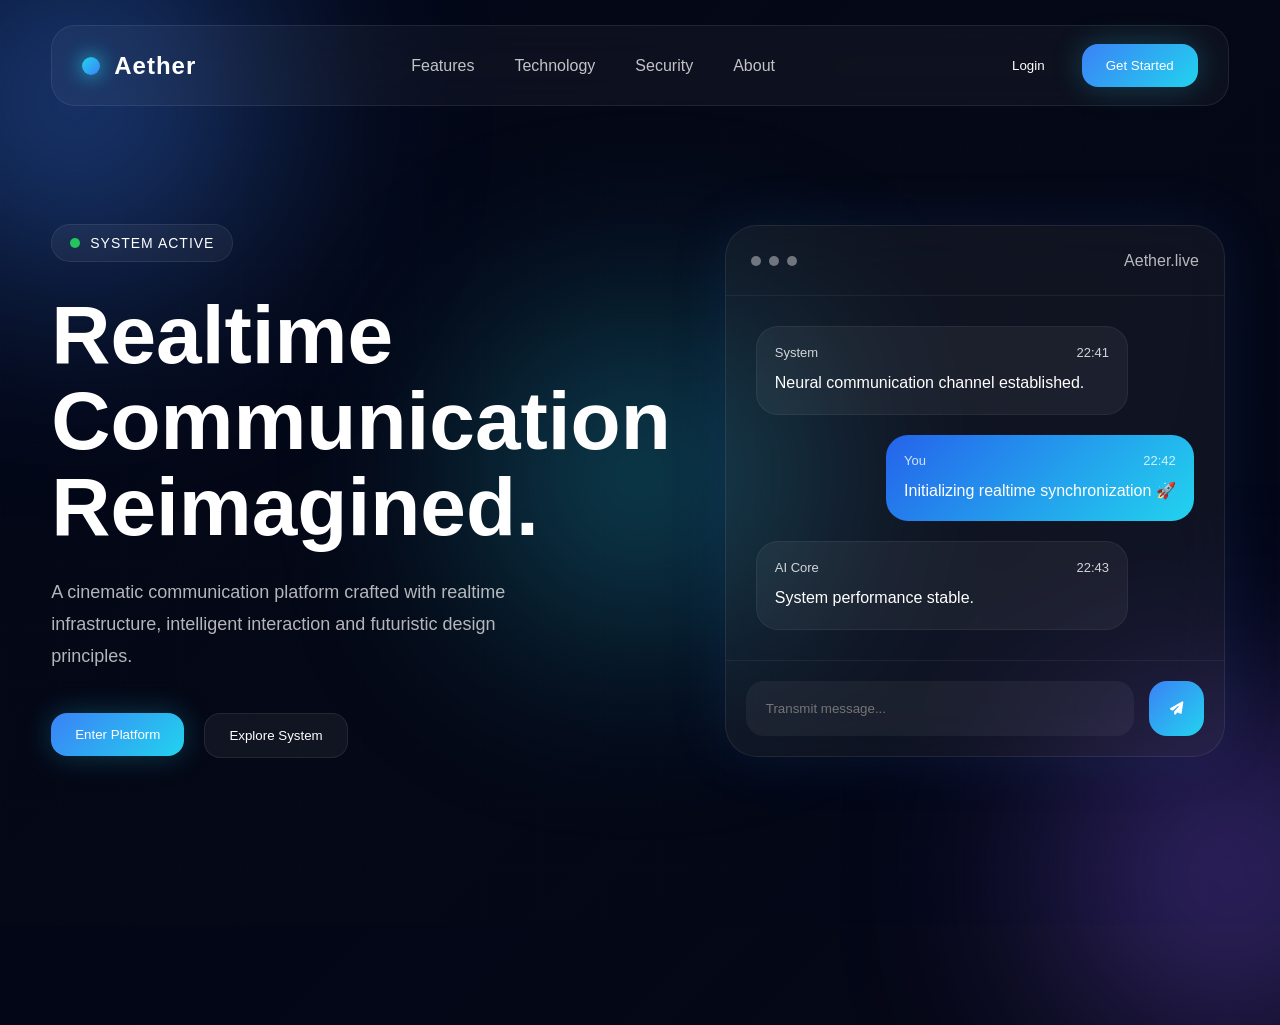
<file: app/templates/index.html>
<!DOCTYPE html>
<html lang="en">

<head>

    <meta charset="UTF-8">
    <meta name="viewport" content="width=device-width, initial-scale=1.0">

    <title>Aether • Realtime Communication</title>

    <!-- CSS -->
    <link rel="stylesheet" href="static/css/index.css">

    <!-- ICONS -->
    <link rel="stylesheet" href="https://cdnjs.cloudflare.com/ajax/libs/font-awesome/6.5.1/css/all.min.css">

</head>

<body>

    <!-- BACKGROUND -->

    <div class="background-grid"></div>

    <div class="gradient-orb orb-1"></div>
    <div class="gradient-orb orb-2"></div>
    <div class="gradient-orb orb-3"></div>

    <!-- NAVBAR -->

    <nav class="navbar">

        <!-- LOGO -->

        <div class="logo-section">

            <div class="logo-circle"></div>

            <h2>Aether</h2>

        </div>

        <!-- NAV LINKS -->

        <div class="nav-links">

            <a href="#">Features</a>
            <a href="#">Technology</a>
            <a href="#">Security</a>
            <a href="#">About</a>

        </div>

        <!-- BUTTONS -->

        <div class="nav-buttons">

            <a href="/login">
                <button class="login-btn">
                    Login
                </button>
            </a>

            <a href="/signup">
                <button class="primary-btn">
                    Get Started
                </button>
            </a>

        </div>

    </nav>

    <!-- HERO -->

    <section class="hero-section">

        <!-- LEFT -->

        <div class="hero-left">

            <div class="system-badge">

                <span class="pulse"></span>

                SYSTEM ACTIVE

            </div>

            <h1>
                Realtime<br>
                Communication<br>
                Reimagined.
            </h1>

            <p>
                A cinematic communication platform crafted with
                realtime infrastructure, intelligent interaction
                and futuristic design principles.
            </p>

            <div class="hero-buttons">

                <a href="/signup">

                    <button class="hero-primary">

                        Enter Platform

                    </button>

                </a>

                <a href="#">

                    <button class="hero-secondary">

                        Explore System

                    </button>

                </a>

            </div>

        </div>

        <!-- RIGHT -->

        <div class="hero-right">

            <!-- FLOATING PANEL -->

            <div class="floating-chat">

                <!-- TOP -->

                <div class="chat-top">

                    <div class="dots">

                        <span></span>
                        <span></span>
                        <span></span>

                    </div>

                    <div class="chat-title">
                        Aether.live
                    </div>

                </div>

                <!-- CHAT BODY -->

                <div class="chat-body">

                    <!-- RECEIVED -->

                    <div class="message received">

                        <div class="message-header">

                            <span>System</span>

                            <span>22:41</span>

                        </div>

                        <p>
                            Neural communication channel established.
                        </p>

                    </div>

                    <!-- SENT -->

                    <div class="message sent">

                        <div class="message-header">

                            <span>You</span>

                            <span>22:42</span>

                        </div>

                        <p>
                            Initializing realtime synchronization 🚀
                        </p>

                    </div>

                    <!-- RECEIVED -->

                    <div class="message received">

                        <div class="message-header">

                            <span>AI Core</span>

                            <span>22:43</span>

                        </div>

                        <p>
                            System performance stable.
                        </p>

                    </div>

                </div>

                <!-- INPUT -->

                <div class="chat-input">

                    <input type="text" placeholder="Transmit message...">

                    <button>

                        <i class="fa-solid fa-paper-plane"></i>

                    </button>

                </div>

            </div>

        </div>

    </section>

</body>

</html>
</file>
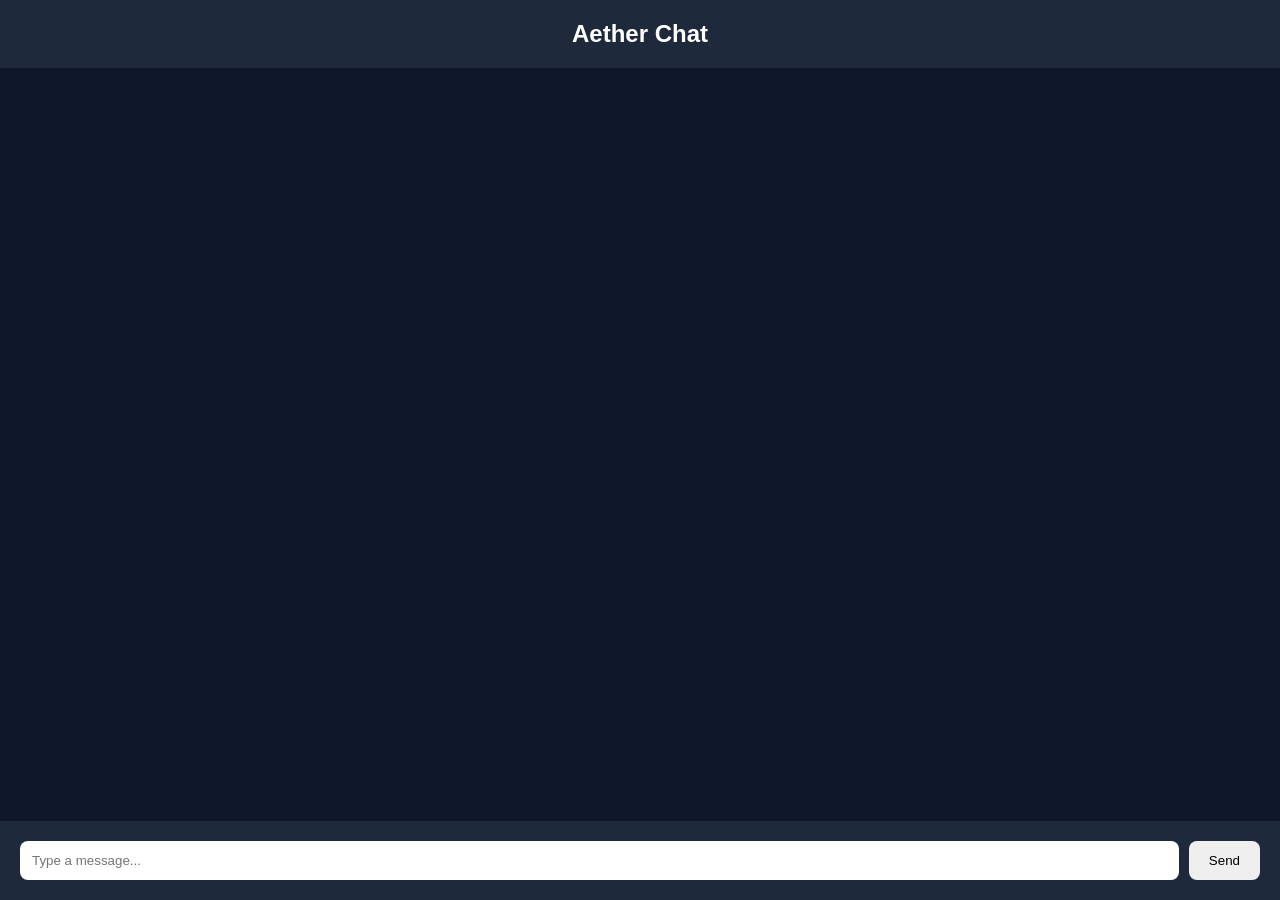
<file: app/templates/chat.html>
<!DOCTYPE html>
<html lang="en">

<head>
    <meta charset="UTF-8">
    <meta name="viewport" content="width=device-width, initial-scale=1.0">
    <title>Aether Chat</title>

    <link rel="stylesheet" href="static/css/chat.css">
</head>

<body>

    <div class="chat-container">

        <div class="chat-header">
            <h2>Aether Chat</h2>
        </div>

        <div id="messages" class="messages"></div>

        <div class="chat-input">

            <input type="text" id="messageInput" placeholder="Type a message...">

            <button onclick="sendMessage()">
                Send
            </button>

        </div>

    </div>

    <script src="static/js/chat.js"></script>

</body>

</html>
</file>
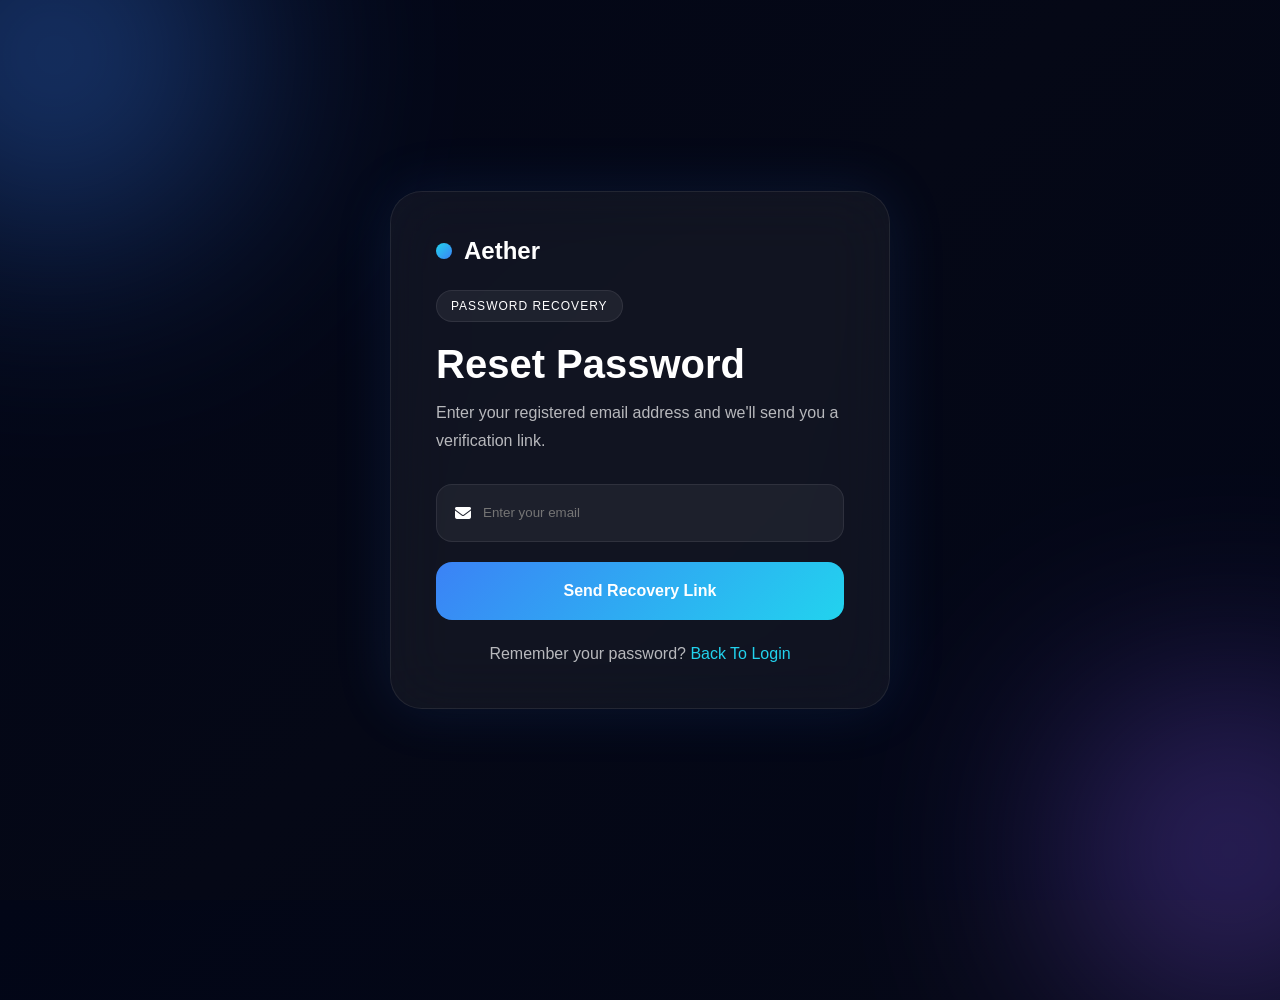
<file: app/templates/forgetpassword.html>
<!DOCTYPE html>
<html lang="en">

<head>

    <meta charset="UTF-8">
    <meta name="viewport" content="width=device-width, initial-scale=1.0">

    <title>Aether • Password Recovery</title>

    <link rel="stylesheet" href="static/css/forget_pass.css">

    <link rel="stylesheet" href="https://cdnjs.cloudflare.com/ajax/libs/font-awesome/6.5.1/css/all.min.css">

</head>

<body>

    <div class="orb orb1"></div>
    <div class="orb orb2"></div>

    <div class="forgot-container">

        <div class="forgot-card">

            <div class="logo">

                <div class="logo-dot"></div>

                <h2>Aether</h2>

            </div>

            <span class="badge">

                PASSWORD RECOVERY

            </span>

            <h1>

                Reset Password

            </h1>

            <p>

                Enter your registered email address and
                we'll send you a verification link.

            </p>

            <form id="forgotForm">

                <div class="input-group">

                    <i class="fa-solid fa-envelope"></i>

                    <input type="email" id="email" placeholder="Enter your email" required>

                </div>

                <button type="submit" class="reset-btn">

                    Send Recovery Link

                </button>

            </form>

            <div class="footer-text">

                Remember your password?

                <a href="login.html">

                    Back To Login

                </a>

            </div>

        </div>

    </div>

    <script src="C:\Chatting_app\app\templates\static\js\forget_pass.js"></script>

</body>

</html>
</file>
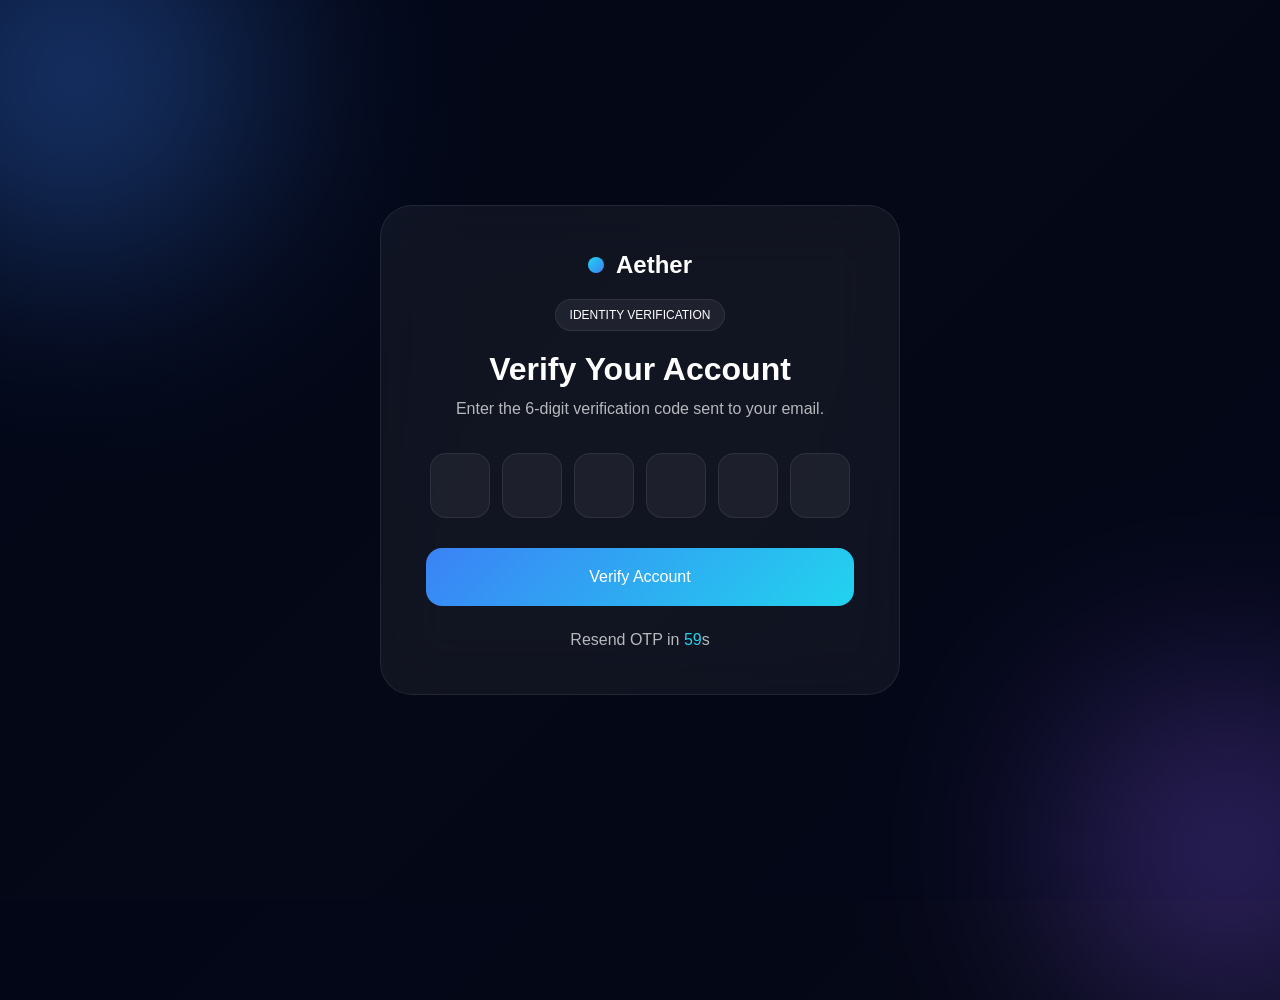
<file: app/templates/otp.html>
<!DOCTYPE html>
<html lang="en">

<head>

    <meta charset="UTF-8">
    <meta name="viewport" content="width=device-width, initial-scale=1.0">

    <title>Aether • Verify OTP</title>

    <link rel="stylesheet" href="static/css/otp.css">

</head>

<body>

    <div class="orb orb1"></div>
    <div class="orb orb2"></div>

    <div class="otp-container">

        <div class="otp-card">

            <div class="logo">

                <div class="logo-dot"></div>

                <h2>Aether</h2>

            </div>

            <span class="badge">
                IDENTITY VERIFICATION
            </span>

            <h1>
                Verify Your Account
            </h1>

            <p>
                Enter the 6-digit verification code sent to your email.
            </p>

            <form id="otpForm">

                <div class="otp-boxes">

                    <input type="text" maxlength="1">
                    <input type="text" maxlength="1">
                    <input type="text" maxlength="1">
                    <input type="text" maxlength="1">
                    <input type="text" maxlength="1">
                    <input type="text" maxlength="1">

                </div>

                <button type="submit" class="verify-btn">

                    Verify Account

                </button>

            </form>

            <div class="resend">

                Resend OTP in

                <span id="timer">60</span>s

            </div>

        </div>

    </div>

    <script src="static/js/otp.js"></script>

</body>

</html>
</file>
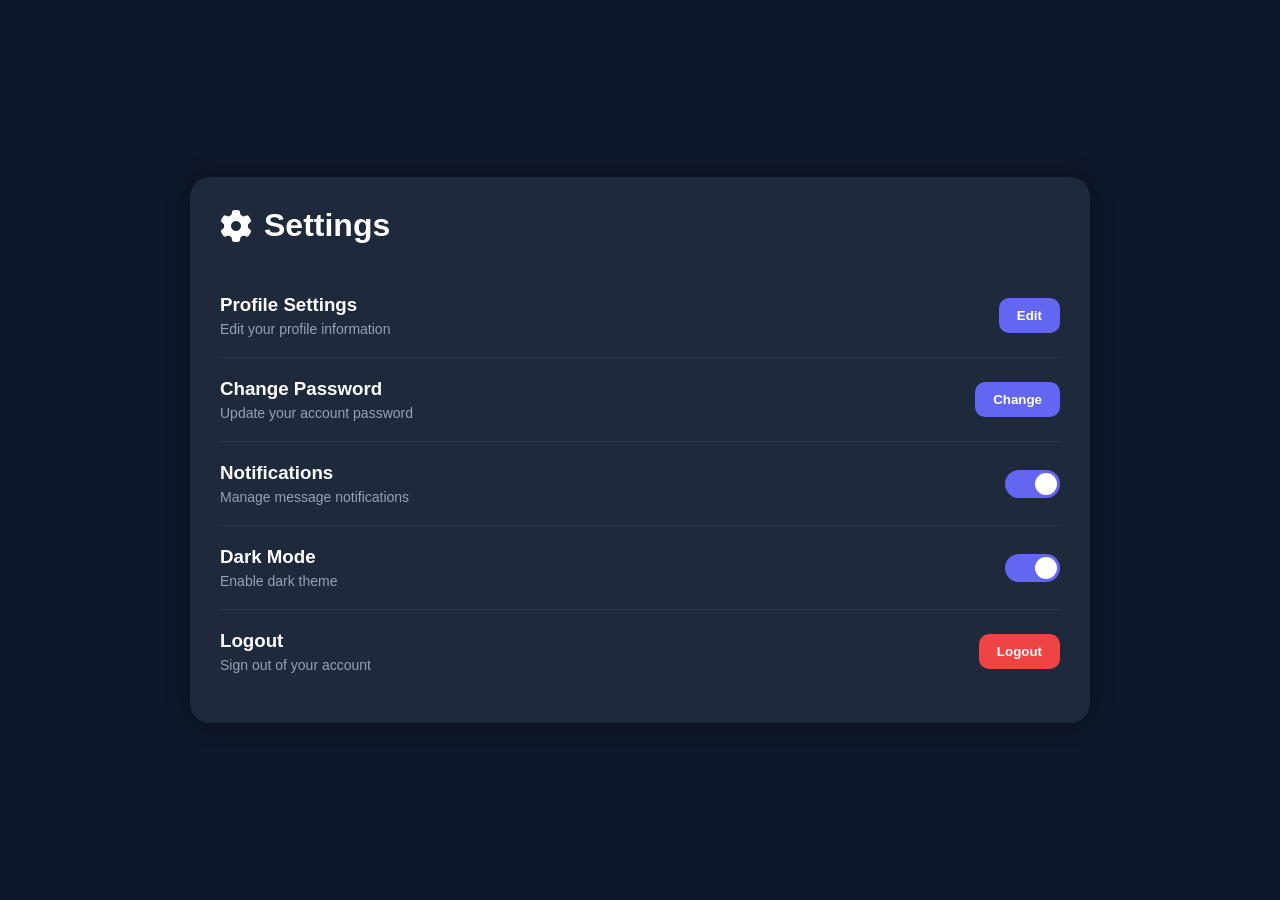
<file: app/templates/settings.html>
<!DOCTYPE html>
<html lang="en">

<head>

    <meta charset="UTF-8">
    <meta name="viewport" content="width=device-width, initial-scale=1.0">

    <title>Settings</title>

    <link rel="stylesheet" href="static/css/settings.css">

    <link rel="stylesheet" href="https://cdnjs.cloudflare.com/ajax/libs/font-awesome/6.5.1/css/all.min.css">

</head>

<body>

    <div class="settings-container">

        <div class="settings-card">

            <h1>
                <i class="fa-solid fa-gear"></i>
                Settings
            </h1>

            <div class="setting-item">

                <div>
                    <h3>Profile Settings</h3>
                    <p>Edit your profile information</p>
                </div>

                <button>Edit</button>

            </div>

            <div class="setting-item">

                <div>
                    <h3>Change Password</h3>
                    <p>Update your account password</p>
                </div>

                <button>Change</button>

            </div>

            <div class="setting-item">

                <div>
                    <h3>Notifications</h3>
                    <p>Manage message notifications</p>
                </div>

                <label class="switch">

                    <input type="checkbox" checked>

                    <span class="slider"></span>

                </label>

            </div>

            <div class="setting-item">

                <div>
                    <h3>Dark Mode</h3>
                    <p>Enable dark theme</p>
                </div>

                <label class="switch">

                    <input type="checkbox" checked>

                    <span class="slider"></span>

                </label>

            </div>

            <div class="setting-item logout">

                <div>
                    <h3>Logout</h3>
                    <p>Sign out of your account</p>
                </div>

                <button class="logout-btn">
                    Logout
                </button>

            </div>

        </div>

    </div>

    <script src="static/js/settings.js"></script>

</body>

</html>
</file>
<file: app/templates/static/css/index.css>
/* RESET */

*{
    margin: 0;
    padding: 0;
    box-sizing: border-box;

    font-family:
    -apple-system,
    BlinkMacSystemFont,
    "Segoe UI",
    Roboto,
    sans-serif;
}

/* BODY */

body{
    min-height: 100vh;
    min-height: 100vh;
    overflow-x: hidden;
    overflow-y: auto;

    overflow: hidden;

    background:
    linear-gradient(
        135deg,
        #020617,
        #050816,
        #020617
    );

    color: white;

    position: relative;
}

/* BACKGROUND GRID */

.background-grid{
    position: fixed;

    width: 100%;
    height: 100%;

    background-image:
    linear-gradient(
        rgba(255,255,255,0.03) 1px,
        transparent 1px
    ),
    linear-gradient(
        90deg,
        rgba(255,255,255,0.03) 1px,
        transparent 1px
    );

    background-size: 60px 60px;

    z-index: -5;

    opacity: 0.3;
}

/* ORBS */

.gradient-orb{
    position: absolute;

    border-radius: 50%;

    filter: blur(120px);

    opacity: 0.5;

    z-index: -4;
}

.orb-1{
    width: 350px;
    height: 350px;

    background: #3b82f6;

    top: -100px;
    left: -100px;
}

.orb-2{
    width: 300px;
    height: 300px;

    background: #8b5cf6;

    bottom: -100px;
    right: -100px;
}

.orb-3{
    width: 250px;
    height: 250px;

    background: #22d3ee;

    top: 50%;
    left: 50%;

    transform: translate(-50%, -50%);
}

/* NAVBAR */

.navbar{
    width: 92%;

    margin: 25px auto;

    padding: 18px 30px;

    display: flex;
    justify-content: space-between;
    align-items: center;

    background: rgba(255,255,255,0.04);

    border:
    1px solid rgba(255,255,255,0.08);

    backdrop-filter: blur(20px);

    border-radius: 24px;
}

/* LOGO */

.logo-section{
    display: flex;
    align-items: center;

    gap: 14px;
}

.logo-circle{
    width: 18px;
    height: 18px;

    border-radius: 50%;

    background:
    linear-gradient(
        135deg,
        #22d3ee,
        #3b82f6
    );

    box-shadow:
    0 0 20px #22d3ee;
}

.logo-section h2{
    font-size: 24px;
    font-weight: 600;

    letter-spacing: 1px;
}

/* NAV LINKS */

.nav-links{
    display: flex;

    gap: 40px;
}

.nav-links a{
    color: rgba(255,255,255,0.75);

    text-decoration: none;

    transition: 0.3s;
}

.nav-links a:hover{
    color: white;
}

/* BUTTONS */

.nav-buttons{
    display: flex;
    align-items: center;

    gap: 15px;
}

.login-btn,
.primary-btn,
.hero-primary,
.hero-secondary{
    border: none;

    cursor: pointer;

    transition: 0.3s;
}

/* LOGIN */

.login-btn{
    background: transparent;

    color: white;

    padding: 12px 22px;

    border-radius: 14px;
}

/* PRIMARY */

.primary-btn,
.hero-primary{
    padding: 14px 24px;

    border-radius: 16px;

    color: white;

    background:
    linear-gradient(
        135deg,
        #3b82f6,
        #22d3ee
    );

    box-shadow:
    0 0 30px rgba(34,211,238,0.25);
}

/* SECONDARY */

.hero-secondary{
    padding: 14px 24px;

    border-radius: 16px;

    background:
    rgba(255,255,255,0.05);

    color: white;

    border:
    1px solid rgba(255,255,255,0.08);
}

.hero-primary:hover,
.hero-secondary:hover,
.primary-btn:hover{
    transform: translateY(-3px);
}

/* HERO */

.hero-section{
    width: 92%;

    margin: auto;

    min-height: 80vh;

    display: flex;
    justify-content: space-between;
    align-items: center;

    gap: 50px;
}

/* LEFT */

.hero-left{
    flex: 1;
}

/* BADGE */

.system-badge{
    width: fit-content;

    padding: 10px 18px;

    border-radius: 50px;

    background:
    rgba(255,255,255,0.05);

    border:
    1px solid rgba(255,255,255,0.08);

    display: flex;
    align-items: center;

    gap: 10px;

    margin-bottom: 30px;

    font-size: 14px;

    letter-spacing: 1px;
}

/* PULSE */

.pulse{
    width: 10px;
    height: 10px;

    border-radius: 50%;

    background: #22c55e;

    animation: pulse 1.5s infinite;
}

@keyframes pulse{

    0%{
        box-shadow: 0 0 0 0 rgba(34,197,94,0.7);
    }

    70%{
        box-shadow: 0 0 0 12px rgba(34,197,94,0);
    }

    100%{
        box-shadow: 0 0 0 0 rgba(34,197,94,0);
    }
}

/* HEADING */

.hero-left h1{
    font-size: 82px;

    line-height: 1.05;

    margin-bottom: 25px;

    font-weight: 700;
}

/* TEXT */

.hero-left p{
    width: 85%;

    color: rgba(255,255,255,0.7);

    font-size: 18px;

    line-height: 1.8;

    margin-bottom: 40px;
}

/* HERO BUTTONS */

.hero-buttons{
    display: flex;

    gap: 20px;
}

/* RIGHT */

.hero-right{
    flex: 1;

    display: flex;
    justify-content: center;
}

/* CHAT PANEL */

.floating-chat{
    width: 500px;

    background:
    rgba(255,255,255,0.05);

    border:
    1px solid rgba(255,255,255,0.08);

    backdrop-filter: blur(30px);

    border-radius: 32px;

    overflow: hidden;

    box-shadow:
    0 0 60px rgba(59,130,246,0.12);
}

/* TOP */

.chat-top{
    height: 70px;

    padding: 0 25px;

    display: flex;
    justify-content: space-between;
    align-items: center;

    border-bottom:
    1px solid rgba(255,255,255,0.06);
}

/* DOTS */

.dots{
    display: flex;

    gap: 8px;
}

.dots span{
    width: 10px;
    height: 10px;

    border-radius: 50%;

    background: rgba(255,255,255,0.4);
}

/* TITLE */

.chat-title{
    color: rgba(255,255,255,0.7);
}

/* BODY */

.chat-body{
    padding: 30px;

    display: flex;
    flex-direction: column;

    gap: 20px;
}

/* MESSAGE */

.message{
    padding: 18px;

    border-radius: 22px;

    max-width: 85%;
}

.received{
    background:
    rgba(255,255,255,0.05);

    border:
    1px solid rgba(255,255,255,0.06);
}

.sent{
    align-self: flex-end;

    background:
    linear-gradient(
        135deg,
        #2563eb,
        #22d3ee
    );
}

/* HEADER */

.message-header{
    display: flex;
    justify-content: space-between;

    margin-bottom: 10px;

    font-size: 13px;

    opacity: 0.8;
}

/* MESSAGE TEXT */

.message p{
    line-height: 1.6;
}

/* INPUT */

.chat-input{
    padding: 20px;

    display: flex;

    gap: 15px;

    border-top:
    1px solid rgba(255,255,255,0.06);
}

.chat-input input{
    flex: 1;

    height: 55px;

    border: none;
    outline: none;

    padding: 0 20px;

    border-radius: 18px;

    background:
    rgba(255,255,255,0.05);

    color: white;
}

.chat-input button{
    width: 55px;
    height: 55px;

    border: none;

    border-radius: 18px;

    cursor: pointer;

    color: white;

    background:
    linear-gradient(
        135deg,
        #3b82f6,
        #22d3ee
    );
}

/* RESPONSIVE */

@media(max-width: 1200px){

    .hero-left h1{
        font-size: 64px;
    }

    .floating-chat{
        width: 420px;
    }
}

@media(max-width: 950px){

    body{
        overflow-y: auto;
    }

    .hero-section{
        flex-direction: column;

        padding: 60px 0;
    }

    .hero-left{
        text-align: center;
    }

    .hero-left p{
        width: 100%;
    }

    .hero-buttons{
        justify-content: center;
    }

    .floating-chat{
        width: 100%;
    }

    .nav-links{
        display: none;
    }
}

@media(max-width: 600px){

    .hero-left h1{
        font-size: 48px;
    }

    .navbar{
        padding: 16px;
    }

    .floating-chat{
        border-radius: 24px;
    }
}
</file>
<file: app/templates/static/css/chat.css>
* {
    margin: 0;
    padding: 0;
    box-sizing: border-box;
}

body {
    height: 100vh;
    font-family: Arial, sans-serif;
    background: #0f172a;
}

.chat-container {
    display: flex;
    flex-direction: column;
    height: 100vh;
}

.chat-header {
    padding: 20px;
    background: #1e293b;
    color: white;
    text-align: center;
}

.messages {
    flex: 1;
    overflow-y: auto;
    padding: 20px;
}

.message {
    background: #2563eb;
    color: white;
    padding: 10px 15px;
    margin-bottom: 10px;
    border-radius: 10px;
    width: fit-content;
    max-width: 70%;
}

.chat-input {
    display: flex;
    gap: 10px;
    padding: 20px;
    background: #1e293b;
}

.chat-input input {
    flex: 1;
    padding: 12px;
    border: none;
    border-radius: 8px;
}

.chat-input button {
    padding: 12px 20px;
    border: none;
    border-radius: 8px;
    cursor: pointer;
}
</file>
<file: app/templates/static/css/forget_pass.css>
* {
    margin: 0;
    padding: 0;
    box-sizing: border-box;

    font-family:
        -apple-system,
        BlinkMacSystemFont,
        "Segoe UI",
        sans-serif;
}

body {

    min-height: 100vh;

    display: flex;
    justify-content: center;
    align-items: center;

    overflow-x: hidden;
    overflow-y: auto;

    padding: 20px;

    background:
        linear-gradient(135deg,
            #020617,
            #050816,
            #020617);

    color: white;

    position: relative;
}

/* ORBS */

.orb {
    position: absolute;

    border-radius: 50%;

    filter: blur(120px);

    opacity: .45;

    z-index: -1;
}

.orb1 {
    width: 350px;
    height: 350px;

    background: #3b82f6;

    top: -120px;
    left: -120px;
}

.orb2 {
    width: 300px;
    height: 300px;

    background: #8b5cf6;

    bottom: -100px;
    right: -100px;
}

/* CARD */

.forgot-card {

    width: 500px;

    padding: 45px;

    background:
        rgba(255, 255, 255, 0.05);

    backdrop-filter: blur(30px);

    border:
        1px solid rgba(255, 255, 255, 0.08);

    border-radius: 32px;

    box-shadow:
        0 0 60px rgba(59, 130, 246, 0.12);
}

/* LOGO */

.logo {

    display: flex;
    align-items: center;

    gap: 12px;

    margin-bottom: 25px;
}

.logo-dot {

    width: 16px;
    height: 16px;

    border-radius: 50%;

    background:
        linear-gradient(135deg,
            #22d3ee,
            #3b82f6);
}

.badge {

    display: inline-block;

    padding: 8px 14px;

    border-radius: 50px;

    background:
        rgba(255, 255, 255, 0.06);

    border:
        1px solid rgba(255, 255, 255, 0.08);

    font-size: 12px;

    letter-spacing: 1px;

    margin-bottom: 20px;
}

.forgot-card h1 {

    font-size: 40px;

    margin-bottom: 12px;
}

.forgot-card p {

    color:
        rgba(255, 255, 255, 0.7);

    line-height: 1.7;

    margin-bottom: 30px;
}

/* INPUT */

.input-group {

    height: 58px;

    display: flex;
    align-items: center;

    gap: 12px;

    padding: 0 18px;

    border-radius: 16px;

    background:
        rgba(255, 255, 255, 0.05);

    border:
        1px solid rgba(255, 255, 255, 0.08);

    margin-bottom: 20px;
}

.input-group input {

    flex: 1;

    border: none;
    outline: none;

    background: none;

    color: white;
}

/* BUTTON */

.reset-btn {

    width: 100%;
    height: 58px;

    border: none;

    cursor: pointer;

    border-radius: 16px;

    color: white;

    font-size: 16px;
    font-weight: 600;

    background:
        linear-gradient(135deg,
            #3b82f6,
            #22d3ee);
}

/* FOOTER */

.footer-text {

    text-align: center;

    margin-top: 25px;

    color:
        rgba(255, 255, 255, 0.7);
}

.footer-text a {

    color: #22d3ee;

    text-decoration: none;
}
</file>
<file: app/templates/static/css/otp.css>
* {
    margin: 0;
    padding: 0;
    box-sizing: border-box;
    font-family:
        -apple-system,
        BlinkMacSystemFont,
        "Segoe UI",
        sans-serif;
}

body {

    min-height: 100vh;

    display: flex;
    justify-content: center;
    align-items: center;

    overflow-x: hidden;

    padding: 20px;

    background:
        linear-gradient(135deg,
            #020617,
            #050816,
            #020617);

    color: white;

    position: relative;
}

/* ORBS */

.orb {
    position: absolute;
    border-radius: 50%;
    filter: blur(120px);
    opacity: .45;
}

.orb1 {
    width: 350px;
    height: 350px;
    background: #3b82f6;
    top: -100px;
    left: -100px;
}

.orb2 {
    width: 300px;
    height: 300px;
    background: #8b5cf6;
    bottom: -100px;
    right: -100px;
}

/* CARD */

.otp-card {

    width: 520px;

    padding: 45px;

    border-radius: 32px;

    background:
        rgba(255, 255, 255, 0.05);

    backdrop-filter: blur(30px);

    border:
        1px solid rgba(255, 255, 255, 0.08);

    text-align: center;
}

/* LOGO */

.logo {

    display: flex;
    justify-content: center;
    align-items: center;

    gap: 12px;

    margin-bottom: 20px;
}

.logo-dot {

    width: 16px;
    height: 16px;

    border-radius: 50%;

    background:
        linear-gradient(135deg,
            #22d3ee,
            #3b82f6);
}

.badge {

    display: inline-block;

    padding: 8px 14px;

    border-radius: 50px;

    background:
        rgba(255, 255, 255, 0.06);

    border:
        1px solid rgba(255, 255, 255, 0.08);

    margin-bottom: 20px;

    font-size: 12px;
}

h1 {
    margin-bottom: 12px;
}

p {

    color:
        rgba(255, 255, 255, 0.7);

    margin-bottom: 35px;
}

/* OTP */

.otp-boxes {

    display: flex;
    justify-content: center;

    gap: 12px;

    margin-bottom: 30px;
}

.otp-boxes input {

    width: 60px;
    height: 65px;

    border: none;
    outline: none;

    text-align: center;

    font-size: 24px;
    font-weight: 600;

    color: white;

    border-radius: 16px;

    background:
        rgba(255, 255, 255, 0.05);

    border:
        1px solid rgba(255, 255, 255, 0.08);
}

/* BUTTON */

.verify-btn {

    width: 100%;

    height: 58px;

    border: none;

    cursor: pointer;

    border-radius: 16px;

    color: white;

    font-size: 16px;

    background:
        linear-gradient(135deg,
            #3b82f6,
            #22d3ee);
}

/* TIMER */

.resend {

    margin-top: 25px;

    color:
        rgba(255, 255, 255, 0.7);
}

#timer {
    color: #22d3ee;
}
</file>
<file: app/templates/static/css/settings.css>
* {
    margin: 0;
    padding: 0;
    box-sizing: border-box;
    font-family: 'Segoe UI', sans-serif;
}

body {
    min-height: 100vh;
    background: #0f172a;
    display: flex;
    justify-content: center;
    align-items: center;
    padding: 30px;
}

.settings-container {
    width: 100%;
    max-width: 900px;
}

.settings-card {
    background: #1e293b;
    border-radius: 20px;
    padding: 30px;
    box-shadow: 0 0 25px rgba(0, 0, 0, 0.3);
}

.settings-card h1 {
    color: white;
    margin-bottom: 30px;
    display: flex;
    align-items: center;
    gap: 12px;
}

.setting-item {
    display: flex;
    justify-content: space-between;
    align-items: center;
    padding: 20px 0;
    border-bottom: 1px solid rgba(255, 255, 255, 0.08);
}

.setting-item:last-child {
    border-bottom: none;
}

.setting-item h3 {
    color: white;
    margin-bottom: 5px;
}

.setting-item p {
    color: #94a3b8;
    font-size: 14px;
}

.setting-item button {
    border: none;
    outline: none;
    padding: 10px 18px;
    border-radius: 10px;
    cursor: pointer;
    background: #6366f1;
    color: white;
    font-weight: 600;
    transition: .3s;
}

.setting-item button:hover {
    transform: translateY(-2px);
}

.logout-btn {
    background: #ef4444 !important;
}

/* Toggle Switch */

.switch {
    position: relative;
    display: inline-block;
    width: 55px;
    height: 28px;
}

.switch input {
    opacity: 0;
    width: 0;
    height: 0;
}

.slider {
    position: absolute;
    cursor: pointer;
    top: 0;
    left: 0;
    right: 0;
    bottom: 0;
    background: #475569;
    transition: .4s;
    border-radius: 34px;
}

.slider:before {
    position: absolute;
    content: "";
    height: 22px;
    width: 22px;
    left: 3px;
    bottom: 3px;
    background: white;
    transition: .4s;
    border-radius: 50%;
}

input:checked+.slider {
    background: #6366f1;
}

input:checked+.slider:before {
    transform: translateX(27px);
}

/* Responsive */

@media(max-width:768px) {

    .settings-card {
        padding: 20px;
    }

    .setting-item {
        flex-direction: column;
        align-items: flex-start;
        gap: 15px;
    }

}
</file>
